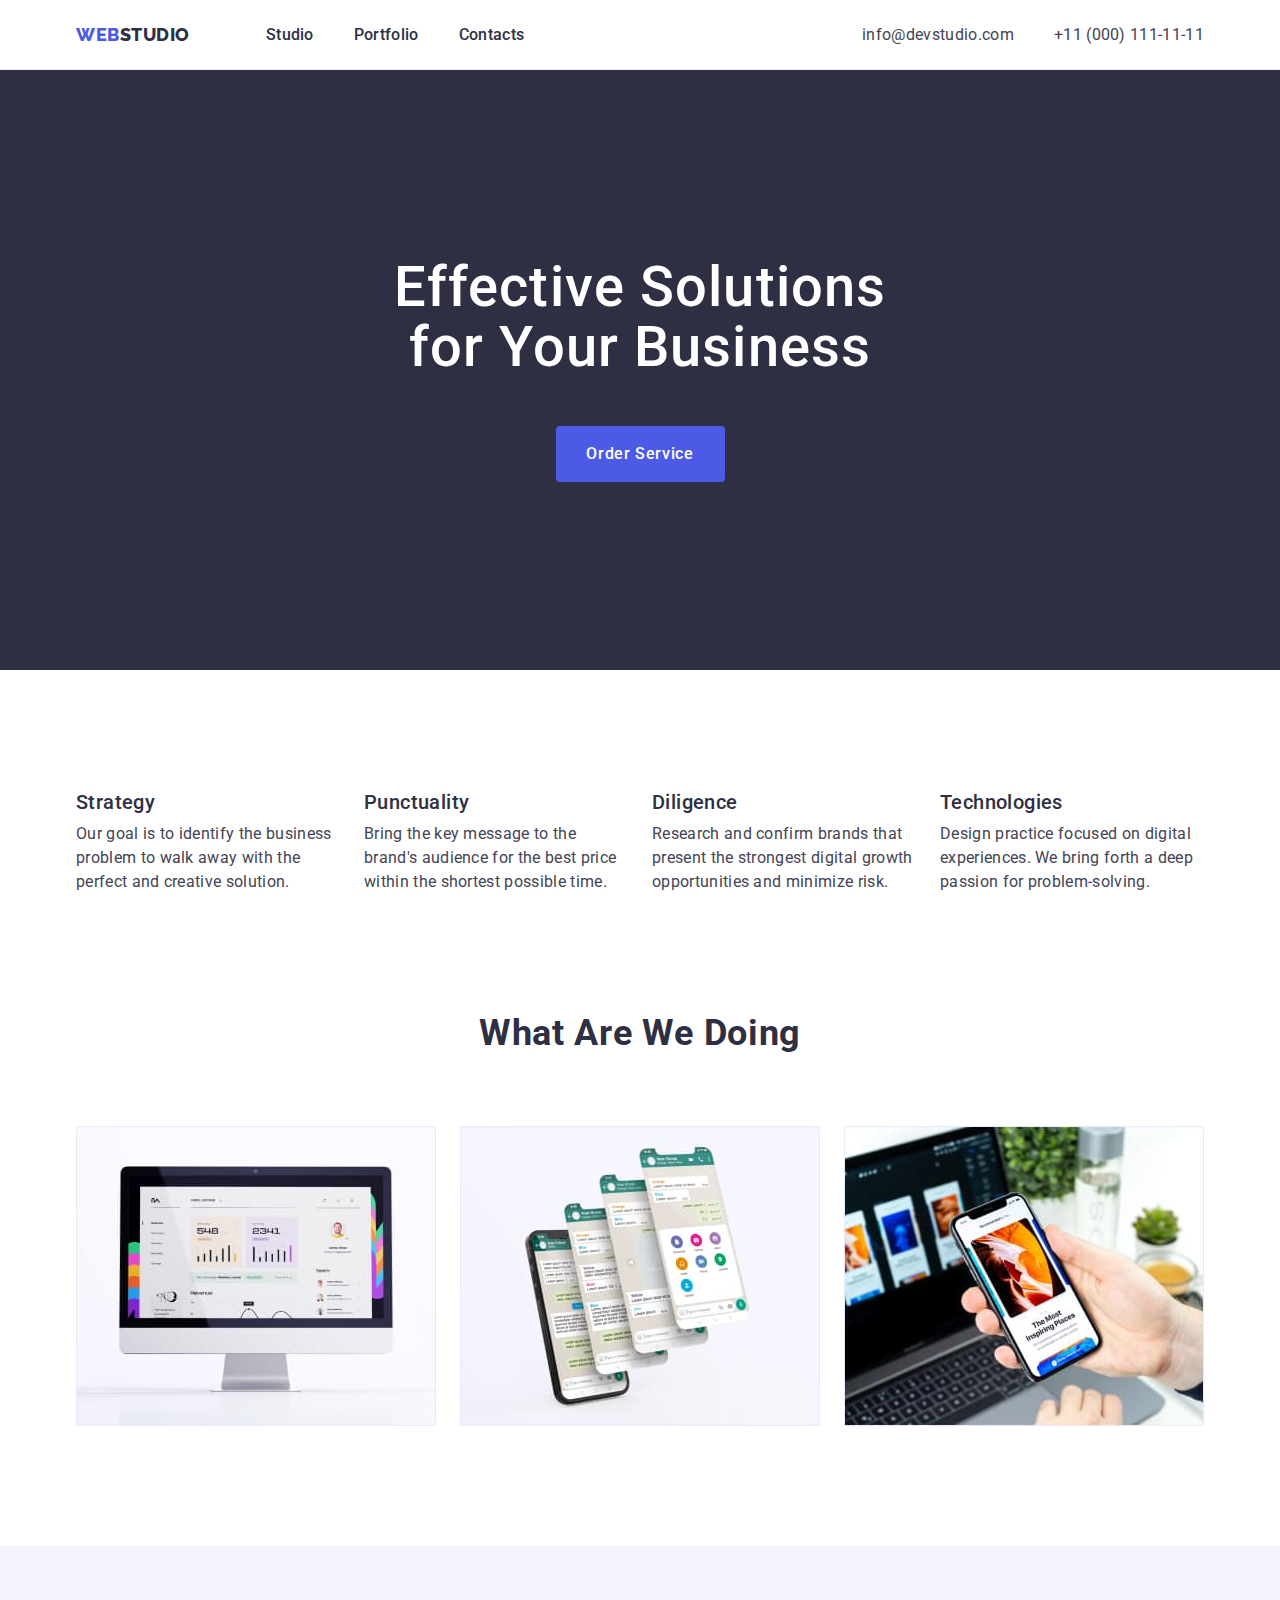
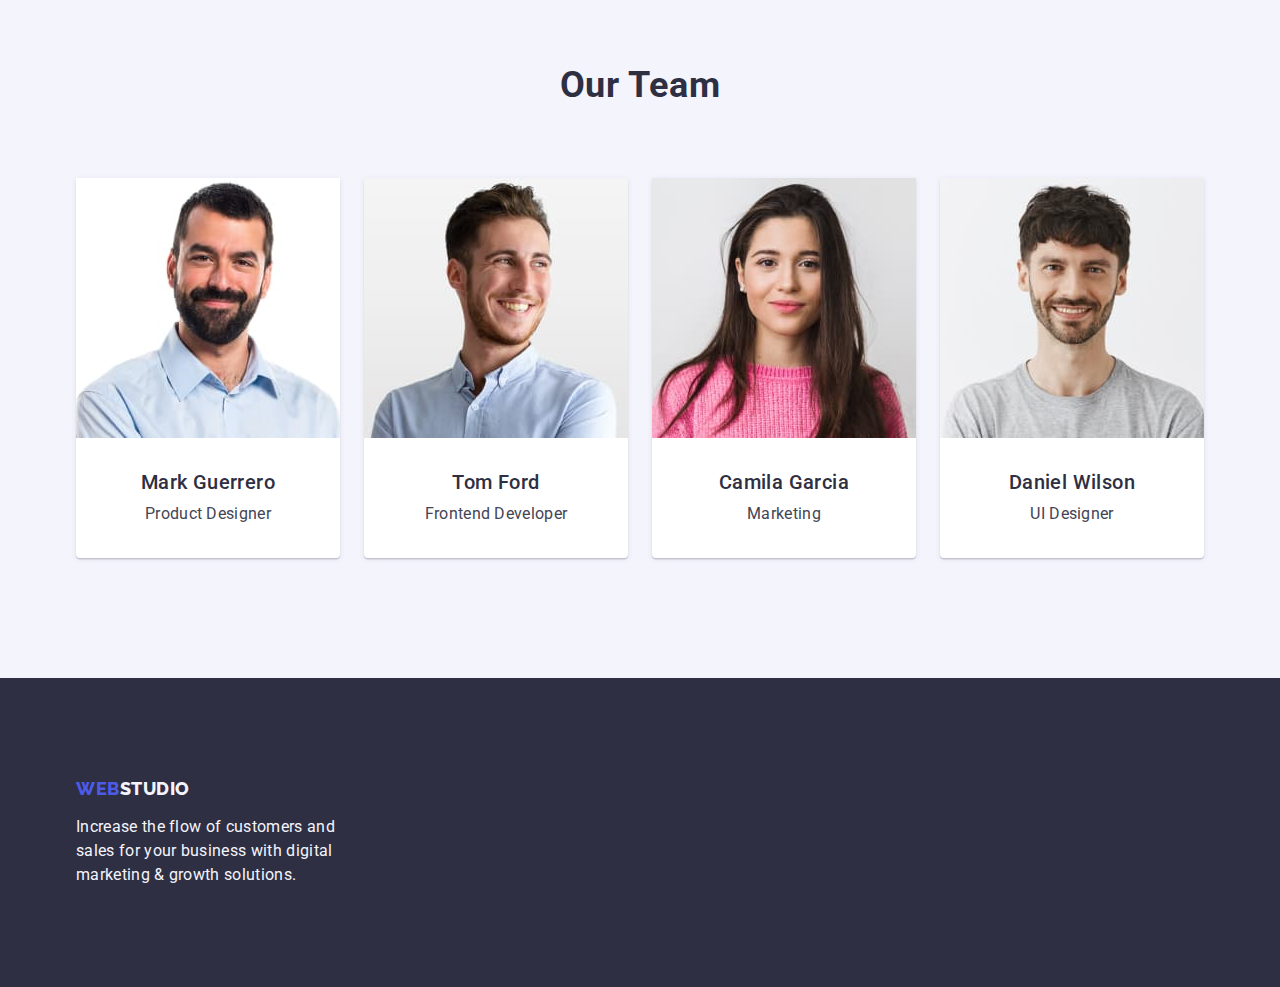
<file: index.html>
<!DOCTYPE html>

<html lang="en">
    <meta charset="UTF-8">
    <meta http-equiv="X-UA-Compatible" content="IE=edge" />
    <meta name="viewport" content="width=device-width, initial-scale=1.0" />
    <title>WEBSTUDIO</title>

    <link rel="preconnect" href="https://fonts.googleapis.com">
    <link rel="preconnect" href="https://fonts.gstatic.com" crossorigin>
    <link href="https://fonts.googleapis.com/css2?family=Raleway:wght@800&family=Roboto:wght@400;500;700;900&display=swap" rel="stylesheet">

    <!--Normilize-->
    <link rel="stylesheet" href="https://cdn.jsdelivr.net/npm/modern-normalize@2.0.0/modern-normalize.min.css">
    
    <link rel="stylesheet" href="./css/styles.css" />

</head>
  <body class="page">
    <!--Top line-->
    <header class="header">
    <div class="header-container container">
    <nav class="header-nav">
      <!--Link on other page-->
    <a 
      class="header-logo link" href="./index.html" 
      >Web<span class="accent">Studio</span>
    </a>
        <ul class="header-list list">
          <li class="header-item">
            <a class="header-link link" href="./index.html">Studio</a>
          </li>
          <li class="header-item">
            <a class="header-link link" href="./portfolio.html">Portfolio</a>
          </li>
          <li class="header-item">
            <a class="header-link link" href="">Contacts</a>
          </li>       
        </ul>
      </nav>
      <address class="address">
        <ul class="list contact">
          <li>
            <a class="link contact-link" href="mailto:info@devstudio.com">info@devstudio.com</a>
          </li>
          <li>
            <a class="link contact-link" href="tel:+110001111111">+11 (000) 111-11-11</a>
          </li>
        </ul>
      </address>
      </div>
    </header>

    <main>
        <!--About us section-->
      <section class="hero">
        <div class="container">
          <h1 class="hero-title">Effective Solutions <br />
             for Your Business</h1>
          <button class="hero-button" type="button">Order Service</button>
        </div>
      </section>

      <!--Our advantages-->
      <section class="feature">
        <div class="container">
        <h2 class="visually-hidden">section</h2>
          <ul class="list-feature">
            <li class="feature-list">
                <h3 class="feature-title">Strategy</h3>  
                <p class="feature-text">Our goal is to identify the business problem to walk away with the perfect and creative solution.</p>
            </li>
              
            <li class="feature-list">
                <h3 class="feature-title">Punctuality</h3>
                <p class="feature-text">Bring the key message to the brand's audience for the best price within the shortest possible time.</p>
            </li>

            <li class="feature-list">
                <h3 class="feature-title">Diligence</h3>
                <p class="feature-text">Research and confirm brands that present the strongest digital growth opportunities and minimize risk.</p>
            </li>    
            <li class="feature-list">                                                    
                <h3 class="feature-title">Technologies</h3>
                <p class="feature-text">Design practice focused on digital experiences. We bring forth a deep passion for problem-solving.</p> 
            </li>
          </ul>
        </div>
      </section>

        <!--What are we doing-->
      <section class="section-pic">
        <div class="container">
          <h2 class="section-title">What are we doing</h2>
            <ul class="section-pic-img list">
              <li class="images">
                <img src="./images/pc.jpg" alt="mac" width="360">
              </li>
              <li class="images">
                <img src="./images/watsup.jpg" alt="screenshots" width="360">
              </li>
              <li class="images">
                <img src="./images/phone.jpg" alt="mockup-phone" width="360">
              </li>
          </ul>
        </div>
      </section>
    
        <!--Our Team-->
        
        <section class="section-our-team">
          <div class="container">
            <h2 class="section-title title">Our Team</h2>
          <ul class="list team"> 
            <li class="team-card"> 
              <img src="./images/Mark.jpg" alt="1person" width="264">
                <div class="team-list">
                 <h3 class="team-title">Mark Guerrero</h3>
                 <p class="team-text">Product Designer</p>
                </div>
            </li>
              <li class="team-card">
              <img src="./images/Tom.jpg" alt="2person" width="264">
                <div class="team-list">
                  <h3 class="team-title">Tom Ford</h3>
                  <p class="team-text">Frontend Developer</p>
                </div>
            </li>
            <li class="team-card">
              <img src="./images/Camila.jpg" alt="3person" width="264">
                <div class="team-list">
                  <h3 class="team-title">Camila Garcia</h3>
                  <p class="team-text">Marketing</p>
                </div>
            </li>
            <li class="team-card"> 
              <img src="./images/Daniel.jpg" alt="4person" width="264">
                <div class="team-list">
                  <h3 class="team-title">Daniel Wilson</h3>
                  <p class="team-text">UI Designer</p>
                </div>
            </li>
          </ul>
          </div>
        </section>
        </main>

    <!--Buttom-->
    <footer class="page-footer">
      <div class="container">
        <a class="link footer-logo" href="">Web<span class="accent-color">Studio</span></a>
        <p class="text">
        Increase the flow of customers and sales for your business with digital marketing & growth solutions.
        </p>
      </div>
    </footer>
  </body>
</html>
</file>
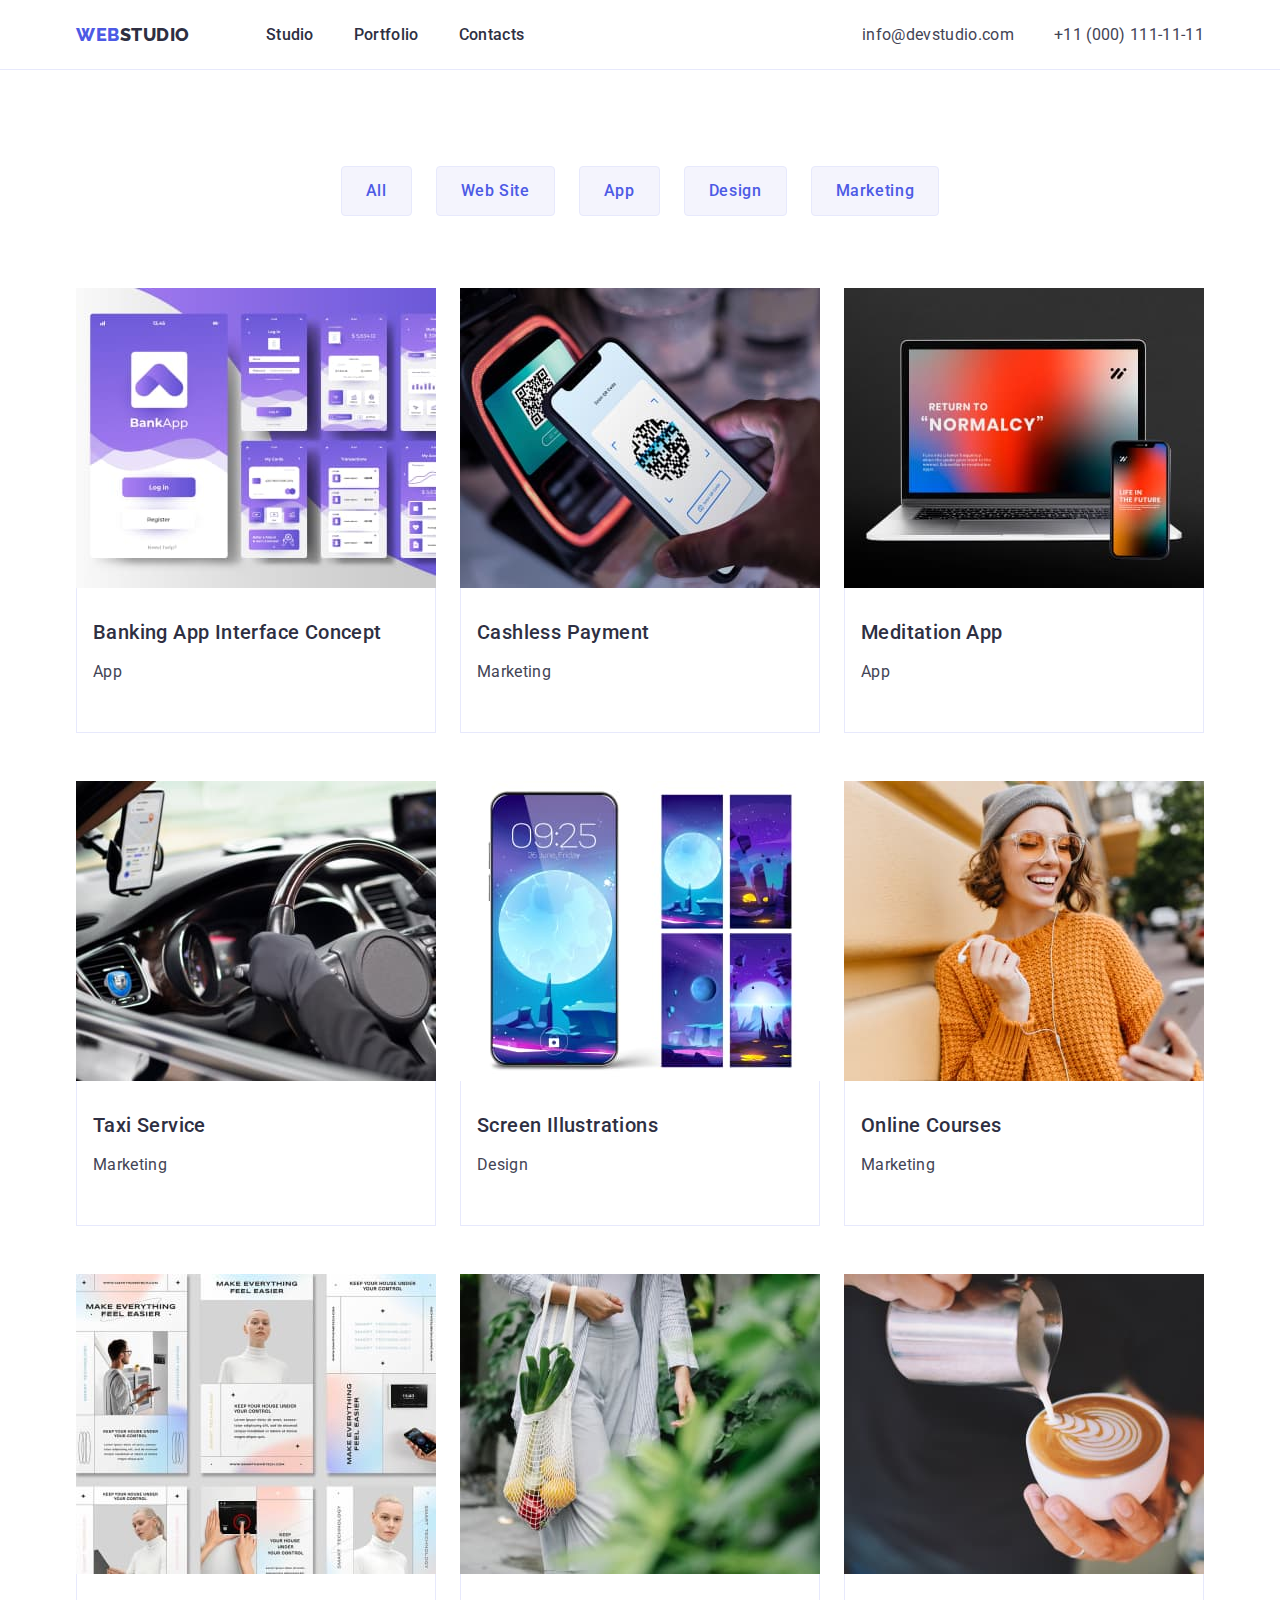
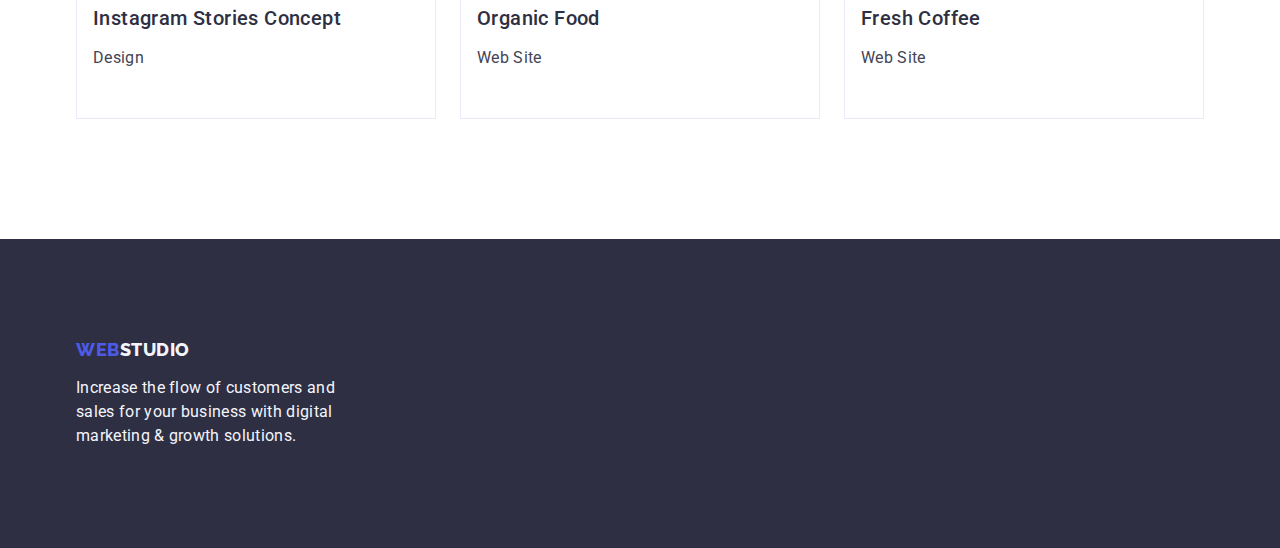
<file: portfolio.html>
<!DOCTYPE html>
<html lang="en">
<head>

    <meta charset="UTF-8">
    <meta name="viewport" content="width=device-width, initial-scale=1.0">
    <title>WEBSTUDIO</title>

    <link rel="preconnect" href="https://fonts.googleapis.com" />
    <link rel="preconnect" href="https://fonts.gstatic.com" crossorigin />
    <link href="https://fonts.googleapis.com/css2?family=Raleway:wght@800&family=Roboto:wght@400;500;700;900&display=swap" rel="stylesheet" />

    <!--Normilize-->
    <link rel="stylesheet" href="https://cdn.jsdelivr.net/npm/modern-normalize@2.0.0/modern-normalize.min.css">

    <link rel="stylesheet" href="./css/styles.css" />
    
</head>
<body class="page">
    <!--Top line-->
    <header class="header"> 
    <div class="header-container container">
    <nav class="header-nav">
    <!--Links on other page-->
    <a 
      class="header-logo link" href="./index.html"
      >Web<span class="accent">Studio</span>
    </a>
        <ul class="header-list list">
          <li class="header-item">
            <a class="header-link link" href="./index.html">Studio</a>
        </li>
          <li class="header-item">
            <a class="header-link link" href="./portfolio.html">Portfolio</a>
        </li>
          <li class="header-item">
            <a class="header-link link" href="">Contacts</a>
        </li>       
        </ul>
      </nav>
      <address class="address">
        <ul  class="list contact">
          <li>
            <a class="link contact-link" href="mailto:info@devstudio.com">info@devstudio.com</a>
        </li>
          <li>
            <a class="link contact-link" href="tel:+110001111111">+11 (000) 111-11-11</a>
        </li>
        </ul>
      </address>
    </div>
    </header>
    
    <!--Sections button-->
    <main>

    <section class="section-main">
    <div class="container">
    <h1 class="visually-hidden">Portfolio</h1>

        <ul class="list btn">
          <li>
            <button class="btn-text" type="button">All</button>
          </li> 
          <li>
            <button class="btn-text" type="button">Web Site</button>
          </li>
          <li>
            <button class="btn-text" type="button">App</button>
          </li>
          <li>
            <button class="btn-text" type="button">Design</button>
          </li>
          <li>
            <button class="btn-text" type="button">Marketing</button>
          </li>
        </ul>
        <!--Sections photo-->
        <ul class="list gallery">
            <li class="gallery-list">
                <a class="link" href="">
                    <img src="./images/imagesportfolio/app.jpg" alt="app" width="360" height="300">
                    <div class="card-border">
                    <h2 class="gallery-title">Banking App Interface Concept</h2>
                    <p class="gallery-text">App</p>
                    </div>
                </a>
            </li>
            <li class="gallery-list">
                <a class="link" href="">
                    <img src="./images/imagesportfolio/qrcode.jpg" alt="qrcode" width="360" height="300">
                    <div class="card-border">
                    <h2 class="gallery-title">Cashless Payment</h2>
                    <p class="gallery-text">Marketing</p>
                    </div>
                </a>
            </li>
            <li class="gallery-list">
                <a class="link" href="">
                    <img src="./images/imagesportfolio/laptop.jpg" alt="laptop" width="360" height="300">
                    <div class="card-border">
                    <h2 class="gallery-title">Meditation App</h2>
                    <p class="gallery-text">App</p>
                    </div>
                </a>
            </li>
            <li class="gallery-list">
                <a class="link" href="">
                    <img src="./images/imagesportfolio/taxi.jpg" alt="taxi" width="360" height="300">
                    <div class="card-border">
                    <h2 class="gallery-title">Taxi Service</h2>
                    <p class="gallery-text">Marketing</p>
                    </div>
                </a>
            </li>
            <li class="gallery-list">
                <a class="link" href="">
                    <img src="./images/imagesportfolio/screen.jpg" alt="screen" width="360" height="300">
                    <div class="card-border">
                    <h2 class="gallery-title">Screen Illustrations</h2>
                    <p class="gallery-text">Design</p>
                    </div>
                </a>
            </li>
            <li class="gallery-list">
                <a class="link" href="">
                    <img src="./images/imagesportfolio/girl.jpg" alt="girl" width="360" height="300">
                    <div class="card-border">
                    <h2 class="gallery-title">Online Courses</h2>
                    <p class="gallery-text">Marketing</p>
                    </div>
                </a>
            </li>
            <li class="gallery-list">
                <a class="link" href="">
                    <img src="./images/imagesportfolio/stories.jpg" alt="stories" width="360" height="300">
                    <div class="card-border">
                    <h2 class="gallery-title">Instagram Stories Concept</h2>
                    <p class="gallery-text">Design</p>
                    </div>
                </a>
            </li>
            <li class="gallery-list">
                <a class="link" href="">
                    <img src="./images/imagesportfolio/vegetable.jpg" alt="vegetable" width="360" height="300">
                    <div class="card-border">
                    <h2 class="gallery-title">Organic Food</h2>
                    <p class="gallery-text">Web Site</p>
                    </div>
                </a>
            </li>
            <li class="gallery-list">
                <a class="link" href="">
                    <img src="./images/imagesportfolio/coffee.jpg" alt="coffee" width="360" height="300">
                    <div class="card-border">
                    <h2 class="gallery-title">Fresh Coffee</h2>
                    <p class="gallery-text">Web Site</p>
                    </div>
                </a>
            </li>
        </ul>
        </div>
        </section>
    </main>
    <!--Buttom-->
    <footer class="page-footer">
    <div class="container">
        <a class="link footer-logo" href="./index.html">Web<span class="accent-color">Studio</span></a>
        <p class="text">
            Increase the flow of customers and sales for your business with digital marketing & growth solutions.
        </p>
    </div>
    </footer>  
</body>
</html>
</file>
<file: css/styles.css>
:root {
    --color-iris: #4d5ae5;
    --color-title: #2e2f42;
    --color-text: #434455;
    --color-link: #434455;
    --color-white: #ffffff;
    --background-hero: #2e2f42;
}
    
    body {
        color: var(--color-text);
        background-color: var(--color-white);
        font-family: 'Roboto', sans-serif;
        font-style: normal;
        letter-spacing: 0.02em;
    }

     /* Reset */
    h1,h2,h3,h4,h5,h6 {
    color: var(--color-title);
    margin: 0;
    }

    img {
      display: block;
      max-width: 100%;
      height: auto;
    }

    ul, ol {
      list-style: none;
      margin: 0;
      padding: 0;
    }

    a {
      text-decoration: none;
      color: currentColor;
    }

    button {
      font-family: inherit;
      cursor: pointer;
    }

    .link {
      text-decoration: none;
    }

        /* Base styles */
    .visually-hidden {
      position: absolute;
      width: 1px;
      height: 1px;
      margin: -1px;
      border: 0;
      padding: 0;
      white-space: nowrap;
      clip-path: inset(100%);
      clip: rect(0 0 0 0);
      overflow: hidden;
    }

    .container {
      width: 1158px;
      margin-left: auto;
      margin-right: auto;
      padding: 0 15px;
    }

    /* Header styles */
    .header {
      border-bottom: 1px solid #e7e9fc;
    }
    
    .header-container {
      display: flex;
      align-items: center;
      justify-content: space-between;
    }

    .header-nav {
      display: flex;
      align-items: center;
    }


    .header-logo {
        margin-right: 76px;
        font-family: 'Raleway', sans-serif;
        letter-spacing: 0;
        font-weight: 800;
        font-size: 18px;
        line-height: 1.17;
        letter-spacing: 0.03em;
        padding: 24px 0;
        color: var(--color-iris);
        text-decoration: none;
        text-transform: uppercase;
        display: inline-block;

    }
        
    .header-list {
      display: flex;
      align-items: center;
      gap: 40px;
    }

    .header-item {
    }

    .accent {
      color: var(--color-title);
    }

    .header-link {
      color: var(--color-title);
      font-weight: 500;
      font-size: 16px;
      line-height: 1.5;
      text-decoration: none;
      padding: 24px 0;
    }

    .header-link:hover,
    .header-link:focus {
      color: #404bbf;
    }

    .site-nav .link:active {
        color: var(--color-iris);
    }

    .address {
        font-style: normal;
    }
    
    .contact {
      display: flex;
      align-items: center;
      gap: 40px;
    }

    .contact-link {
        color: var(--color-link);
        font-style: normal;
        font-size: 16px;
        line-height: 1.5;
        text-decoration: none;
    }

    .contact-link:hover,
    .contact-link:focus {
        color: #404bbf;
    }

    /* Hero */
    .hero {
      padding-top: 188px;
      padding-bottom: 188px;
      background: var(--background-hero);
    }

    .hero-title {
        text-align: center;
        color: var(--color-white);
        font-weight: 500;
        font-size: 56px;
        line-height: 1.07;
        letter-spacing: 0.02em;
        margin-bottom: 48px;
        max-width: 496px;
        margin: 0 auto 48px auto;
    }

    .hero-button {
        display: block;
        margin: 0 auto;
        min-width: 169px;
        height: 56px;
        left: 636px;
        top: 428px;
        background: var(--color-iris);
        color: var(--color-white);
        font-family:'Roboto',sans-serif;;
        font-weight: 500;
        font-size: 16px;
        line-height: 1.5;
        letter-spacing: 0.04em;
        cursor: pointer;
        border: none;
        border-radius: 4px;
    }

    .hero-button:hover,
    .hero-button:focus {
        background-color: #404bbf;
    }

    /* About us section */
    
    .list-feature {
      display: flex;
      gap: 24px;
      padding: 120 0;
    }

    .feature {
    padding-top: 120px;
    padding-bottom: 120px;

    }
    .feature-title {
        color: var(--color-title);
        font-weight: 500;
        font-size: 20px;
        line-height: 1.2;
        letter-spacing: 0.02em;
        margin-bottom: 8px;
    }

    .feature-list {
      width: calc((100% - 72px) / 4);
    }

    .feature-text {
        color: var(--color-text);
        font-size: 16px;
        letter-spacing: 0.02em;
        line-height: 1.5;
        margin: 0;
    }

    .text {
    line-height: 1.5;
    }

    .section-pic {
      padding-bottom: 120px;
    }

    /* What are we doing */

    .section-our-team {
      background-color:#f4f4fd;
      padding: 120px 0;
    }

    .section-title {
      margin-bottom: 72px;
      color: var(--color-title);
      font-size: 36px;
      line-height: 1.11;
      letter-spacing: 0.02em;
      text-align: center;
      text-transform: capitalize;
    }

    .section-pic-img {
      display: flex;
      gap: 24px;
    }

    .images {
      width: calc((100% - 48px) / 3);
    }

    /* Our Team */

    .title {
       margin-bottom: 72px;
    } 

    .team {
      display: flex;
      gap: 24px;
    }

    .our-team {
      background-color: #f4f4fd;
      padding: 120px 0;
    } 
    
    .team-card {
      background-color: #ffffff;
      box-shadow: 0px 1px 6px rgba(46, 47, 66, 0.08),
      0px 1px 1px rgba(46, 47, 66, 0.16),
      0px 2px 1px rgba(46, 47, 66, 0.08);
      border-radius: 0px 0px 4px 4px;
      width: calc((100% - 72px) / 4);
    }

    .our-title {
    color: var(--color-title);
    font-weight: 700;
    font-size: 36px;
    line-height: 1.11;
    text-align: center;
    letter-spacing: 0.02em;
    text-transform: capitalize;
    }

    .team-title {
      color: var(--color-title);
      font-weight: 500;
      font-size: 20px;
      line-height: 1.2;
      letter-spacing: 0.02em;
      text-transform: capitalize;
      text-align: center;
      margin-bottom: 8px;
    }

    .team-text {
      color: var(--color-text);
      font-weight: 400;
      font-size: 16px;
      line-height: 1.5;
      text-align: center;
      margin: 0;
    }

    .team-list {
      padding: 32px 16px;
    }
    
    /* Footer */

    .page-footer {
      padding-top: 100px;
      padding-bottom: 100px;
      background-color: #2E2F42;;
    }

    .accent-color {
      color: #f4f4fd;
    }

    .footer-logo {
      font-family: 'Raleway', sans-serif;
      letter-spacing: 0;
      font-weight: 800;
      font-size: 18px;
      line-height: 1.17;
      letter-spacing: 0.03em;
      color: var(--color-iris);
      text-decoration: none;
      text-transform: uppercase;
      display: inline-block;
      margin-bottom: 16px;
    }


    .page-footer .text {
      width: 264px;
      color: #f4f4fd;
      font-size: 16px;
      line-height: 1.5;
      font-style: normal;
      margin: 0;
    }

    /* Portfolio */

    .link-nav {
        padding-top: 24px;
        padding-bottom: 24px;
    }

    .section-main {
      padding: 96px 0 120px 0;
    }
    
    .btn {
      display: flex;
      justify-content: center;
      gap: 24px;
      margin-bottom: 72px;
    }

    .btn-text {
      color: var(--color-iris);
      background-color: #f4f4fd;
      font-family: inherit;
      font-weight: 500;
      font-size: 16px;
      line-height: 1.5;
      letter-spacing: 0.04em;
      cursor: pointer;
      list-style: none;
      padding: 12px 24px;
      background: #f4f4fd;
      border: 1px solid #e7e9fc;
      border-radius: 4px;
    }

    .btn-text:hover,
    .btn-text:focus {
      background-color: #404bbf;
      color: #ffffff;
      border: 1px solid transparent;
    }
    
    .gallery {
      display: flex;
      flex-wrap: wrap;
      gap: 24px;
      row-gap: 48px;
    }

    .gallery-list {
      width: calc((100% - 48px) / 3);
    }

    .card-border {
      border: 1px solid #e7e9fc;
      border-top: none;
      padding: 32px 16px;
    }

    .gallery-title {
        color: var(--color-title);
        font-weight: 500;
        font-size: 20px;
        line-height: 1.2;
        letter-spacing: 0.02em;
        margin-bottom: 8px;
    }

    .gallery-text {
        color: var(--color-text);
        font-weight: 400;
        font-size: 16px;
        line-height: 1.5;
    }
</file>
